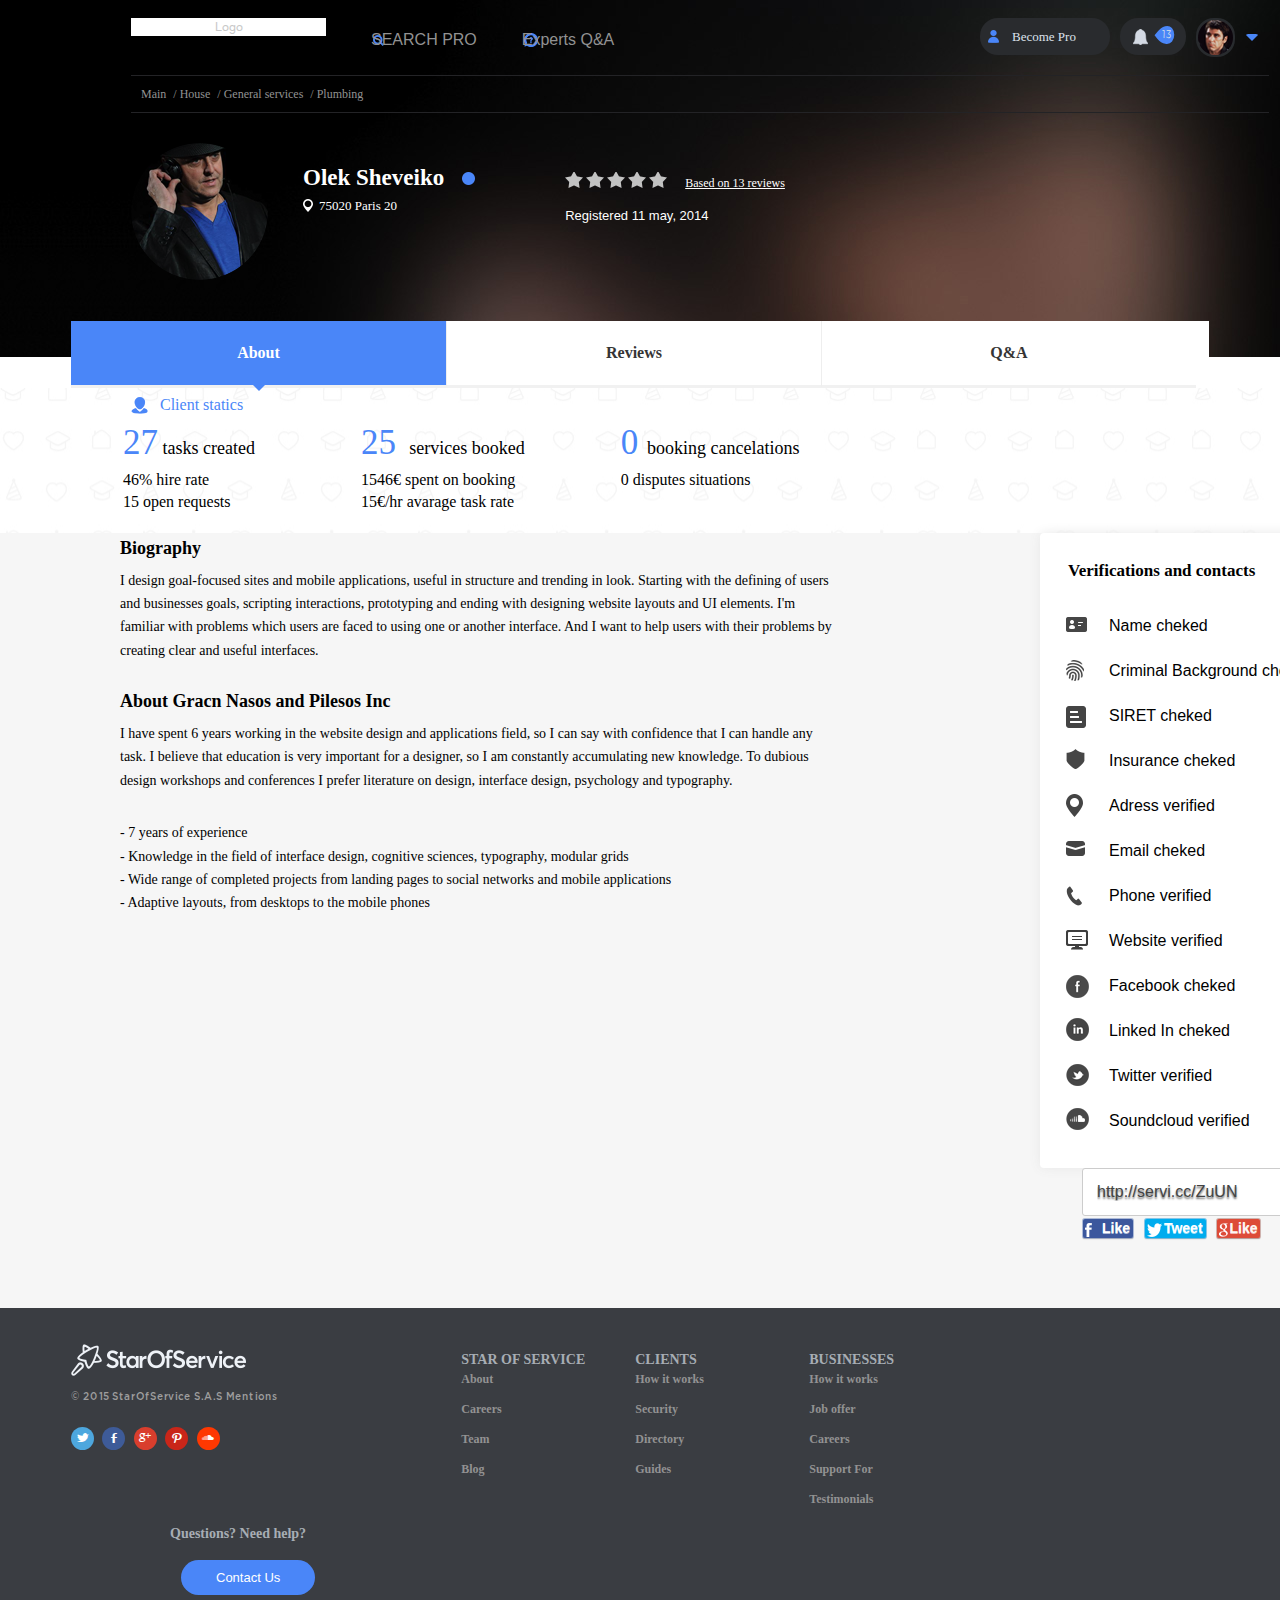
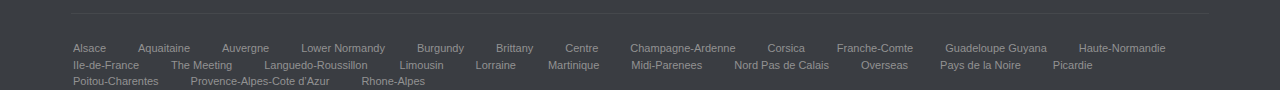
<file: index.html>
<!DOCTYPE html>
<html lang="en">
<!-- Я ебал ежа -->
<head>
    <meta charset="utf-8">
    <meta name="description" content="">
    <meta name="keywords" content="">
    <meta name="viewport" content="width=device-width, initial-scale=1, user-scalable=no">
    <!-- BLOCK  INDEXATION -->
    <meta name="robots" content="noindex">
    <!-- <link href="img/favicon.ico" rel="shortcut icon"> -->
    <title>WonderBox</title>
    <!-- Vendor CSS -->
    <link rel="stylesheet" type="text/css" href="css/reset.css">
    <link rel="stylesheet" href="css/social-likes_classic.css">
    <!-- Font CSS -->
    <link rel="stylesheet" type="text/css" href="css/fonts/HelveticaNeue-Bold.css">
    <link rel="stylesheet" type="text/css" href="css/fonts/HelveticaNeue-Medium.css">
    <link rel="stylesheet" type="text/css" href="css/fonts/HelveticaNeue-Cyr.css">
    <link href='https://fonts.googleapis.com/css?family=Montserrat' rel='stylesheet' type='text/css'>
    <link rel="stylesheet" type="text/css" href="css/fonts/Gotham-Pro-Medium.css">
    <link rel="stylesheet" type="text/css" href="css/fonts/SocialMediaFont.css">
    <link rel="stylesheet" type="text/css" href="css/fonts/Gotham-Pro.css">
    <!-- CSS -->
    <!-- <link href="css/main.css" rel="stylesheet"> -->
    <link href="css/main.css" rel="stylesheet">
    <!-- <link hr<!-- ef="src/sass/lib/customize-scroll.css" rel="stylesheet"> -->
    <!-- JS -->
    <script src="js/jquery.min.js"></script>
    <script src="js/social-likes.min.js"></script>
</head>

<body>
    <!-- Header -->
    <div class="wrapper header-wrapper">
        <!-- Footer -->
        <header class="clearfix">
            <div class="top-icons clearfix">
                <!-- Logo -->
                <div class="logo">
                    <a href="">
                        <p>Logo</p>
                    </a>
                </div>
                <p><a href="" class="search-pro">SEARCH PRO</a></p>
                <p><a href="" class="experts-qa">Experts Q&A</a></p>
                <a href="">
                    <div class="triangle-icon header-icon"></div>
                </a>
                <div class="face-icon header-icon outer">
                </div>
                <div class="bell header-icon outer">
                    <div class="drop-icon">
                        <p class="drop-icon-text">13</p>
                    </div>
                </div>
                <div class="become-pro header-icon outer">
                    <a href="" class="icon-inner-txt inner">Become Pro</a>
                </div>
            </div>
            <!-- Header menu -->
            <div class="header-navigation-div">
                <ul class="header-navigation">
                    <li class="header-navigation-item"><a href="/">Main</a></li>
                    <li class="header-navigation-item"><a href="/">House</a></li>
                    <li class="header-navigation-item"><a href="/">General services</a></li>
                    <li class="header-navigation-item"><a href="/">Plumbing</a></li>
                </ul>
            </div>
            <!-- Avatar -->
            <div class="header-bio-div clearfix">
                <div class="image-wrap">
                    <div class="avatar-box"><img src="img/photo-img.png" class="avatar" alt="Olek Sheveiko"></div>
                </div>
                <!-- Mame -->
                <div class="name">
                    <div class="name-box">
                        <h3>Olek Sheveiko</h3>
                    </div>
                    <div class="location-box">
                        <p>75020 Paris 20</p>
                    </div>
                </div>
                <!-- Star raiting -->
                <div class="rate-block">
                    <div id="reviewStars-input">
                        <form action="">
                            <input id="star-4" type="radio" name="reviewStars" />
                            <label title="gorgeous" for="star-4"></label>
                            <input id="star-3" type="radio" name="reviewStars" />
                            <label title="good" for="star-3"></label>
                            <input id="star-2" type="radio" name="reviewStars" />
                            <label title="regular" for="star-2"></label>
                            <input id="star-1" type="radio" name="reviewStars" />
                            <label title="poor" for="star-1"></label>
                            <input id="star-0" type="radio" name="reviewStars" />
                            <label title="bad" for="star-0"></label>
                        </form>
                    </div>
                    <p class="reviews-counter" id="reviews-counter">Based on 13 reviews</p>
                    <p class="registration-date">Registered 11 may, 2014</p>
                </div>
            </div>
        </header>
    </div>
    <!-- Navigation -->
    <nav>
        <ul class="navigation-list clearfix">
            <li class="navigation-item active-nav-item"><a href="index.html">About</a></li>
            <li class="navigation-item"><a href="reviews.html">Reviews</a></li>
            <li class="navigation-item"><a href="">Q&A</a></li>
        </ul>
    </nav>
    <!-- Main content -->
    <!-- <div class="wrapper"> -->
    <main class="clearfix">
        <div class="wrapper big_block-wrapper">
            <main class="clearfix">
                <div class="big_block clearfix">
                    <div class="client">
                        <p class="client_stat">Client statics</p>
                    </div>
                    <div class="block1">
                        <p class="basta"><span class="Num">27</span>&nbsp;<span class="words">tasks created</span></p>
                        <p class="statics">46% hire rate</p>
                        <p class="statics">15 open requests</p>
                    </div>
                    <div class="block1 guf">
                        <p class="basta"><span class="Num">25</span>&nbsp;&nbsp;&nbsp;<span class="words">services booked</span></p>
                        <p class="statics">1546€ spent on booking</p>
                        <p class="statics">15€/hr avarage task rate</p>
                    </div>
                    <div class="block1 noggano">
                        <p class="basta"><span class="Num">0</span>&nbsp;&nbsp;<span class="words">booking cancelations</span></p>
                        <p class="statics">0 disputes situations</p>
                    </div>
                </div>
        </div>
        <div class="wrapper clearfix main-content-wrapper">
            <div class="main-text">
                <h1 class="title">Biography</h1>
                <p class="text">
                    I design goal-focused sites and mobile applications, useful in structure and trending in look. Starting with the defining of users and businesses goals, scripting interactions, prototyping and ending with designing website layouts and UI elements. I'm familiar with problems which users are faced to using one or another interface. And I want to help users with their problems by creating clear and useful interfaces.
                </p>
                <h1 class="title Pilesos">About Gracn Nasos and Pilesos Inc</h1>
                <p class="text">
                    I have spent 6 years working in the website design and applications field, so I can say with confidence that I can handle any task. I believe that education is very important for a designer, so I am constantly accumulating new knowledge. To dubious design workshops and conferences I prefer literature on design, interface design, psychology and typography.
                </p>
                <ul class="text">
                    <li>7 years of experience</li>
                    <li>Knowledge in the field of interface design, cognitive sciences, typography, modular grids</li>
                    <li>Wide range of completed projects from landing pages to social networks and mobile applications</li>
                    <li>Adaptive layouts, from desktops to the mobile phones</li>
                </ul>
            </div>
            <div class="right-menu">
                <div class="verify-contact">
                    <h3 class="verification">Verifications and contacts</h3>
                    <ul class="list-menu">
                        <li class="aside-1">Name cheked</li>
                        <li class="aside-2">Criminal Background cheked</li>
                        <li class="aside-3">SIRET cheked</li>
                        <li class="aside-4">Insurance cheked</li>
                        <li class="aside-5">Adress verified</li>
                        <li class="aside-6">Email cheked</li>
                        <li class="aside-7">Phone verified</li>
                        <li class="aside-8">Website verified</li>
                        <li class="aside-9">Facebook cheked</li>
                        <li class="aside-10">Linked In cheked</li>
                        <li class="aside-11">Twitter verified</li>
                        <li class="aside-12">Soundcloud verified</li>
                    </ul>
                </div>
                <div class="share-us-box clearfix">
                    <input type="text" class="share-input" value="http://servi.cc/ZuUN">
                    <ul class="soc share-social">
                        <li>
                            <a class="soc-facebook" href="#"></a>
                        </li>
                        <li>
                            <a class="soc-twitter" href="#"></a>
                        </li>
                        <li>
                            <a class="soc-email2 soc-icon-last" href="#"></a>
                        </li>
                    </ul>
                    <div class="hr"></div>
                    <div class="social-likes" data-url="http://servi.cc/ZuUN">
                        <div class="facebook" title="Поделиться ссылкой на Фейсбуке">Like</div>
                        <div class="twitter" title="Поделиться ссылкой в Твиттере">Tweet</div>
                        <div class="plusone" title="Поделиться ссылкой в Гугл-плюсе">Like</div>
                    </div>
                </div>
            </div>
            </main>
            <!-- </div> -->
            <!-- Footer -->
            <footer class="clearfix">
                <div class="footer-wrapper clearfix">
                    <div class="first-coloumn-footer clearfix">
                        <div class="left-footer-block">
                            <div class="footer-logo"></div>
                            <p class="copyright-info">&#0169; 2015 StarOfService S.A.S Mentions</p>
                            <ul class="soc">
                                <li>
                                    <a class="soc-twitter" href="#"></a>
                                </li>
                                <li>
                                    <a class="soc-facebook" href="#"></a>
                                </li>
                                <li>
                                    <a class="soc-google" href="#"></a>
                                </li>
                                <li>
                                    <a class="soc-pinterest" href="#"></a>
                                </li>
                                <li>
                                    <a class="soc-soundcloud soc-icon-last" href="#"></a>
                                </li>
                            </ul>
                        </div>
                        <div class="central-footer-block">
                            <ul class="footer-info-list">
                                <h4 class="">STAR OF SERVICE</h4>
                                <li><a href="">About</a></li>
                                <li><a href="">Careers</a></li>
                                <li><a href="">Team</a></li>
                                <li><a href="">Blog</a></li>
                            </ul>
                            <ul class="footer-info-list">
                                <h4 class="">CLIENTS</h4>
                                <li><a href="">How it works</a></li>
                                <li><a href="">Security</a></li>
                                <li><a href="">Directory</a></li>
                                <li><a href="">Guides</a></li>
                            </ul>
                            <ul class="footer-info-list">
                                <h4 class="">BUSINESSES</h4>
                                <li><a href="">How it works</a></li>
                                <li><a href="">Job offer</a></li>
                                <li><a href="">Careers</a></li>
                                <li><a href="">Support For</a></li>
                                <li><a href="">Testimonials</a></li>
                            </ul>
                        </div>
                        <div class="right-footer-block">
                            <h4 class="right-footer-header">Questions? Need help?</h4>
                            <a class="footer-btn" href="">Contact Us</a>
                        </div>
                    </div>
                    <div class="second-coloumn-footer">
                        <ul class="bottom-list">
                            <li class="bottom-list-item"><a href="">Alsace</a></li>
                            <li class="bottom-list-item"><a href="">Aquaitaine</a></li>
                            <li class="bottom-list-item"><a href="">Auvergne</a></li>
                            <li class="bottom-list-item"><a href="">Lower Normandy</a></li>
                            <li class="bottom-list-item"><a href="">Burgundy</a></li>
                            <li class="bottom-list-item"><a href="">Brittany</a></li>
                            <li class="bottom-list-item"><a href="">Centre</a></li>
                            <li class="bottom-list-item"><a href="">Champagne-Ardenne </a></li>
                            <li class="bottom-list-item"><a href="">Corsica</a></li>
                            <li class="bottom-list-item"><a href="">Franche-Comte</a></li>
                            <li class="bottom-list-item"><a href="">Guadeloupe Guyana</a></li>
                            <li class="bottom-list-item"><a href="">Haute-Normandie</a></li>
                            <li class="bottom-list-item"><a href="">IIe-de-France</a></li>
                            <li class="bottom-list-item"><a href="">The Meeting</a></li>
                            <li class="bottom-list-item"><a href="">Languedo-Roussillon</a></li>
                            <li class="bottom-list-item"><a href="">Limousin</a></li>
                            <li class="bottom-list-item"><a href="">Lorraine</a></li>
                            <li class="bottom-list-item"><a href="">Martinique</a></li>
                            <li class="bottom-list-item"><a href="">Midi-Parenees</a></li>
                            <li class="bottom-list-item"><a href="">Nord Pas de Calais</a></li>
                            <li class="bottom-list-item"><a href="">Overseas</a></li>
                            <li class="bottom-list-item"><a href="">Pays de la Noire</a></li>
                            <li class="bottom-list-item"><a href="">Picardie</a></li>
                            <li class="bottom-list-item"><a href="">Poitou-Charentes</a></li>
                            <li class="bottom-list-item"><a href="">Provence-Alpes-Cote d’Azur</a></li>
                            <li class="bottom-list-item"><a href="">Rhone-Alpes</a></li>
                        </ul>
                    </div>
                </div>
            </footer>
</body>

</html>
</file>
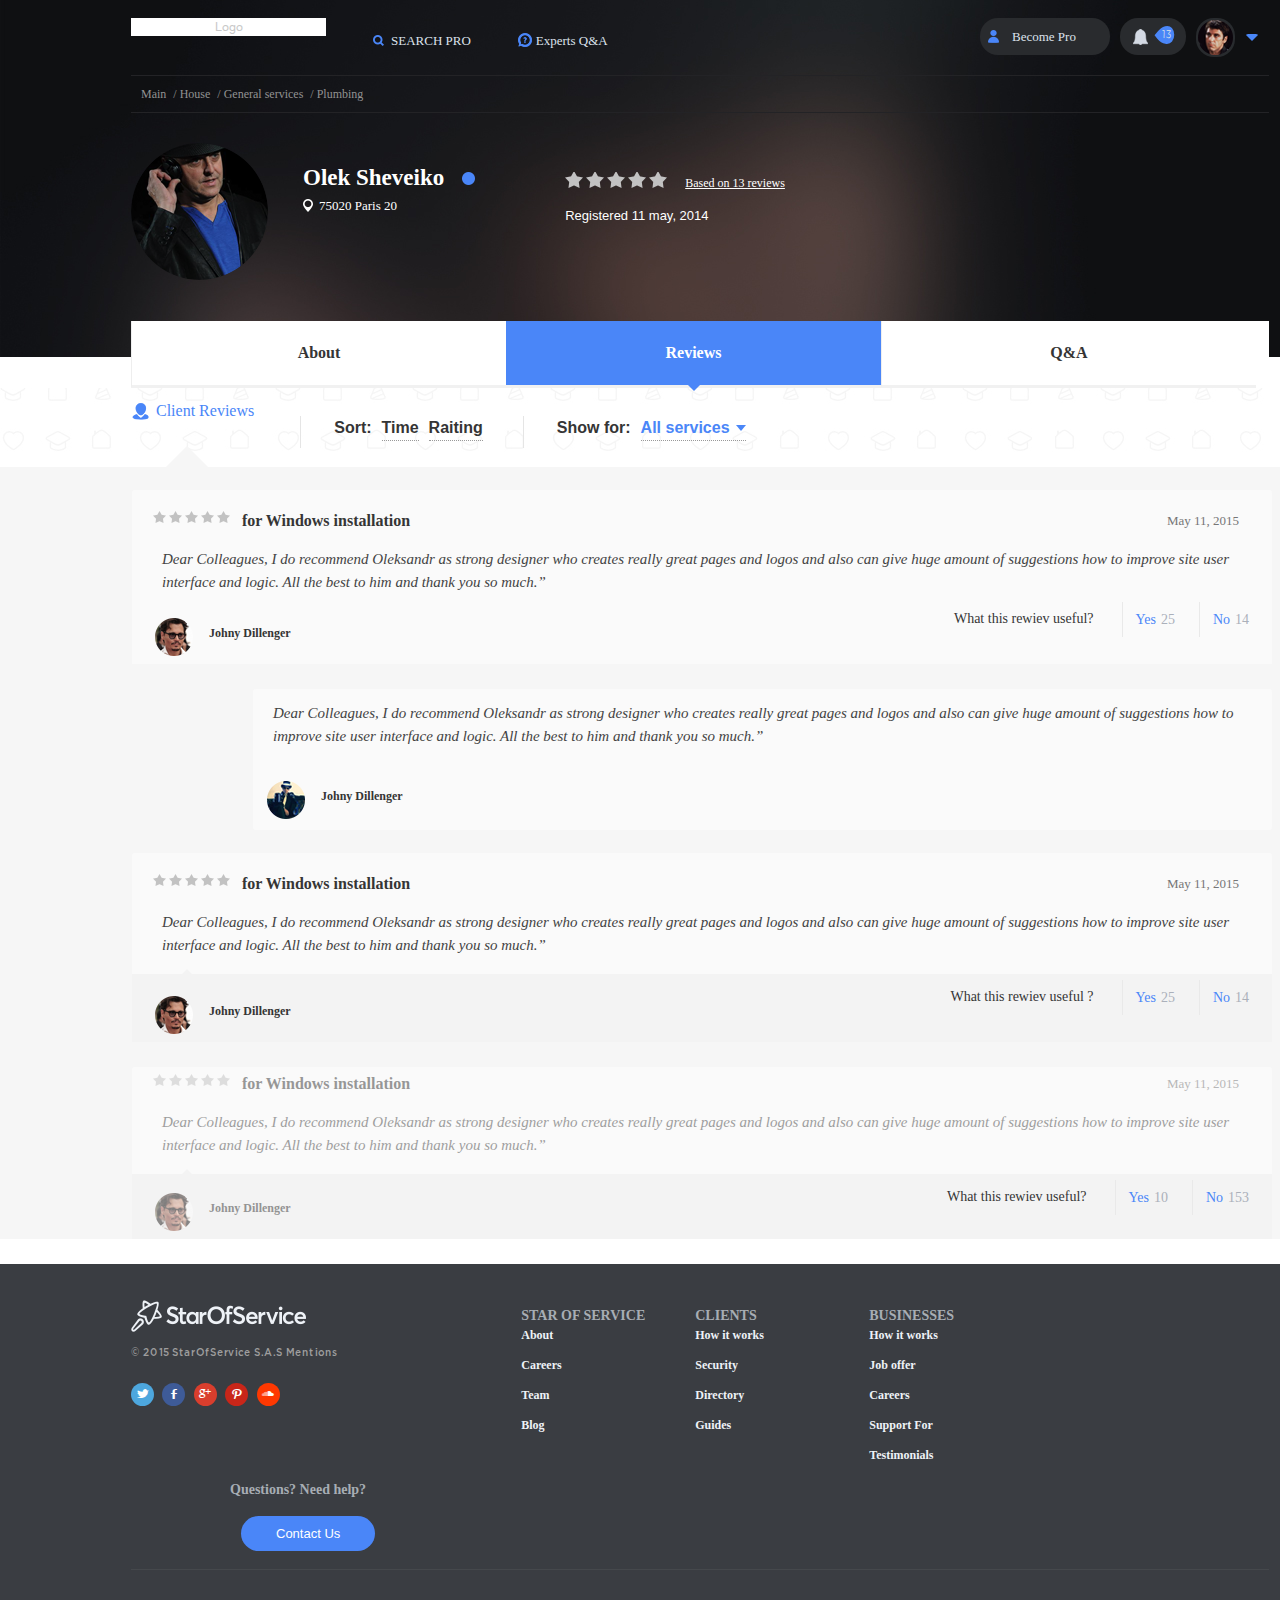
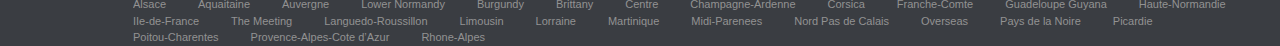
<file: reviews.html>
<!DOCTYPE html>
<html lang="en">

<head>
    <meta charset="utf-8">
    <meta name="description" content="">
    <meta name="keywords" content="">
    <meta name="viewport" content="width=device-width, initial-scale=1, user-scalable=no">
    <!-- BLOCK  INDEXATION -->
    <meta name="robots" content="noindex">
    <title>WonderBox</title>
    <link rel="stylesheet" type="text/css" href="css/fonts/HelveticaNeue-Bold.css">
    <link rel="stylesheet" type="text/css" href="css/fonts/HelveticaNeue-Medium.css">
    <link rel="stylesheet" type="text/css" href="css/fonts/HelveticaNeue-Cyr.css">
    <link href='https://fonts.googleapis.com/css?family=Montserrat' rel='stylesheet' type='text/css'>
    <link rel="stylesheet" type="text/css" href="css/fonts/Gotham-Pro-Medium.css">
    <link rel="stylesheet" type="text/css" href="css/fonts/SocialMediaFont.css">
    <link rel="stylesheet" type="text/css" href="css/fonts/Gotham-Pro.css">
    <link rel="stylesheet" type="text/css" href="css/reset.css">
    <link href="css/reviews.css" rel="stylesheet">
    <script src="js/jquery.min.js"></script>
</head>

<body>
    <!-- Header -->
    <header class="clearfix">
        <div class="top-icons clearfix">
            <!-- Logo -->
            <div class="logo">
                <a href="">
                    <p>Logo</p>
                </a>
            </div>
            <div class="search-pro">
                <a href="" class="icon-inner-txt">SEARCH PRO</a>
            </div>
            <div class="experts-qa">
                <a href="" class="icon-inner-txt">Experts Q&A</a>
            </div>
            <a href="">
                <div class="triangle-icon header-icon"></div>
            </a>
            <div class="face-icon header-icon outer">
            </div>
            <div class="bell header-icon outer">
                <div class="drop-icon">
                    <p class="drop-icon-text">13</p>
                </div>
            </div>
            <div class="become-pro header-icon outer">
                <a href="" class="icon-inner-txt inner">Become Pro</a>
            </div>
        </div>
        <!-- Header menu -->
        <div class="header-navigation-div">
            <ul class="header-navigation">
                <li class="header-navigation-item"><a href="/">Main</a></li>
                <li class="header-navigation-item"><a href="/">House</a></li>
                <li class="header-navigation-item"><a href="/">General services</a></li>
                <li class="header-navigation-item"><a href="/">Plumbing</a></li>
            </ul>
        </div>
        <!-- Avatar -->
        <div class="header-bio-div clearfix">
            <div class="image-wrap">
                <div class="avatar-box"><img src="img/photo-img.png" class="avatar" alt="Olek Sheveiko"></div>
            </div>
            <!-- Mame -->
            <div class="name">
                <div class="name-box">
                    <h3>Olek Sheveiko</h3>
                </div>
                <div class="location-box">
                    <p>75020 Paris 20</p>
                </div>
            </div>
            <!-- Star raiting -->
            <div class="rate-block">
                <div id="reviewStars-input">
                    <input id="star-4" type="radio" name="reviewStars" />
                    <label title="gorgeous" for="star-4"></label>
                    <input id="star-3" type="radio" name="reviewStars" />
                    <label title="good" for="star-3"></label>
                    <input id="star-2" type="radio" name="reviewStars" />
                    <label title="regular" for="star-2"></label>
                    <input id="star-1" type="radio" name="reviewStars" />
                    <label title="poor" for="star-1"></label>
                    <input id="star-0" type="radio" name="reviewStars" />
                    <label title="bad" for="star-0"></label>
                </div>
                <p class="reviews-counter" id="reviews-counter">Based on 13 reviews</p>
                <p class="registration-date">Registered 11 may, 2014</p>
            </div>
        </div>
    </header>
    <!-- Navigation -->
    <nav>
        <ul class="navigation-list clearfix">
            <li class="navigation-item"><a href="index.html">About</a></li>
            <li class="navigation-item active-nav-item"><a href="reviews.html">Reviews</a></li>
            <li class="navigation-item"><a href="">Q&A</a></li>
        </ul>
    </nav>
    <!-- Main content -->
    <main class="clearfix">
        <div class="big_block clearfix">
            <section class="comment-filter clearfix">
                <div class="client">
                    <p class="client_stat">Client Reviews</p>
                </div>
                <section class="sorting-box">
                    <p>Sort:</p>
                    <ul class="clearfix">
                        <li class="filtering-link" href="#">Time</li>
                        <li class="filtering-link" href="#">Raiting</li>
                    </ul>
                </section>
                <section class="sorting-box dropdown">
                    <p>Show for:</p>
                    <ul class="clearfix">
                        <li class="filtering-link dropdown-link" href="">All services
                            <div class="triangle-icon"></div>
                            <ul class="dropdawn-menu filtering-link">
                                <li class="dropdawn-menu-item">Item 1</li>
                                <li class="dropdawn-menu-item">Item 2</li>
                                <li class="dropdawn-menu-item">Item 3</li>
                            </ul>
                        </li>
                    </ul>
                </section>
            </section>
        </div>
        <div class="wrapper clearfix">
            <!-- Comment block -->
            <div class="comment-block clearfix">
                <div class="comment-block-wrapper clearfix">
                    <div class="comment-block-bottom clearfix">
                        <div class="rate-comment-block">
                            <div id="reviewStars-comment-input">
                                <form action="">
                                    <input id="rate-star-4" type="radio" name="reviewStars" />
                                    <label title="gorgeous" for="rate-star-4"></label>
                                    <input id="rate-star-3" type="radio" name="reviewStars" />
                                    <label title="good" for="rate-star-3"></label>
                                    <input id="rate-star-2" type="radio" name="reviewStars" />
                                    <label title="regular" for="rate-star-2"></label>
                                    <input id="rate-star-1" type="radio" name="reviewStars" />
                                    <label title="poor" for="rate-star-1"></label>
                                    <input id="rate-star-0" type="radio" name="reviewStars" />
                                    <label title="bad" for="rate-star-0"></label>
                                </form>
                            </div>
                            <p class="comment-title">for Windows installation</p>
                        </div>
                        <p class="comment-date">May 11, 2015</p>
                    </div>
                    <p class="comment">Dear Colleagues, I do recommend Oleksandr as strong designer who creates really great pages and logos and also can give huge amount of suggestions how to improve site user interface and logic. All the best to him and thank you so much.”</p>
                </div>
                <div class="comment-bottom-row clearfix">
                    <div class="comment-author">
                        <p class="avatar-author">Johny Dillenger</p>
                    </div>
                    <div class="vote-block">
                        <p class="vote-block-question">What this rewiev useful?</p>
                        <div class="vote-choose-block">
                            <p class="choose-your-side">Yes</p>
                            <p class="vote-counter">25</p>
                        </div>
                        <div class="vote-choose-block">
                            <p class="choose-your-side">No</p>
                            <p class="vote-counter">14</p>
                        </div>
                    </div>
                </div>
            </div>
            <!-- !!!!!!!!!!!!!!! -->
            <div class="comments-connection">
            </div>
            <div class="comment-block answer-comment clearfix">
                <div class="comment-block-wrapper clearfix">
                    <p class="comment answer-comment-txt">Dear Colleagues, I do recommend Oleksandr as strong designer who creates really great pages and logos and also can give huge amount of suggestions how to improve site user interface and logic. All the best to him and thank you so much.”</p>
                    <div class="comment-author answer-comment-author">
                        <p class="avatar-author">Johny Dillenger</p>
                    </div>
                </div>
            </div>
            <div class="comment-block clearfix">
                <div class="comment-block-wrapper clearfix">
                    <div class="comment-block-bottom clearfix">
                        <div class="rate-comment-block">
                            <div id="reviewStars-comment-input">
                                <form action="">
                                    <input id="rate-star-4" type="radio" name="reviewStars" />
                                    <label title="gorgeous" for="rate-star-4"></label>
                                    <input id="rate-star-3" type="radio" name="reviewStars" />
                                    <label title="good" for="rate-star-3"></label>
                                    <input id="rate-star-2" type="radio" name="reviewStars" />
                                    <label title="regular" for="rate-star-2"></label>
                                    <input id="rate-star-1" type="radio" name="reviewStars" />
                                    <label title="poor" for="rate-star-1"></label>
                                    <input id="rate-star-0" type="radio" name="reviewStars" />
                                    <label title="bad" for="rate-star-0"></label>
                                </form>
                            </div>
                            <p class="comment-title">for Windows installation</p>
                        </div>
                        <p class="comment-date">May 11, 2015</p>
                    </div>
                    <p class="comment">Dear Colleagues, I do recommend Oleksandr as strong designer who creates really great pages and logos and also can give huge amount of suggestions how to improve site user interface and logic. All the best to him and thank you so much.”</p>
                </div>
                <div class="comment-bottom-row unreaded-messages clearfix">
                    <div class="comment-author">
                        <p class="avatar-author">Johny Dillenger</p>
                    </div>
                    <div class="vote-block">
                        <p class="vote-block-question">What this rewiev useful ?</p>
                        <div class="vote-choose-block">
                            <p class="choose-your-side">Yes</p>
                            <p class="vote-counter">25</p>
                        </div>
                        <div class="vote-choose-block">
                            <p class="choose-your-side">No</p>
                            <p class="vote-counter">14</p>
                        </div>
                    </div>
                </div>
            </div>
            <!-- Fourth comment block -->
            <div class="comment-block clearfix">
                <div class="comment-block-wrapper foggy clearfix">
                    <div class="comment-block-bottom clearfix">
                        <div class="rate-comment-block">
                            <div id="reviewStars-comment-input">
                                <form action="">
                                    <input id="rate-star-4" type="radio" name="reviewStars" />
                                    <label title="gorgeous" for="rate-star-4"></label>
                                    <input id="rate-star-3" type="radio" name="reviewStars" />
                                    <label title="good" for="rate-star-3"></label>
                                    <input id="rate-star-2" type="radio" name="reviewStars" />
                                    <label title="regular" for="rate-star-2"></label>
                                    <input id="rate-star-1" type="radio" name="reviewStars" />
                                    <label title="poor" for="rate-star-1"></label>
                                    <input id="rate-star-0" type="radio" name="reviewStars" />
                                    <label title="bad" for="rate-star-0"></label>
                                </form>
                            </div>
                            <p class="comment-title">for Windows installation</p>
                        </div>
                        <p class="comment-date">May 11, 2015</p>
                    </div>
                    <p class="comment">Dear Colleagues, I do recommend Oleksandr as strong designer who creates really great pages and logos and also can give huge amount of suggestions how to improve site user interface and logic. All the best to him and thank you so much.”</p>
                </div>
                <div class="unreaded-messages clearfix">
                    <div class="comment-author foggy">
                        <p class="avatar-author">Johny Dillenger</p>
                    </div>
                    <div class="vote-block">
                        <p class="vote-block-question">What this rewiev useful?</p>
                        <div class="vote-choose-block">
                            <p class="choose-your-side">Yes</p>
                            <p class="vote-counter">10</p>
                        </div>
                        <div class="vote-choose-block">
                            <p class="choose-your-side">No</p>
                            <p class="vote-counter">153</p>
                        </div>
                    </div>
                </div>
            </div>
    </main>
    <!-- Footer -->
    <footer class="clearfix">
        <div class="footer-wrapper clearfix">
            <div class="first-coloumn-footer clearfix">
                <div class="left-footer-block">
                    <div class="footer-logo"></div>
                    <p class="copyright-info">&#0169; 2015 StarOfService S.A.S Mentions</p>
                    <ul class="soc">
                        <li>
                            <a class="soc-twitter" href="#"></a>
                        </li>
                        <li>
                            <a class="soc-facebook" href="#"></a>
                        </li>
                        <li>
                            <a class="soc-google" href="#"></a>
                        </li>
                        <li>
                            <a class="soc-pinterest" href="#"></a>
                        </li>
                        <li>
                            <a class="soc-soundcloud soc-icon-last" href="#"></a>
                        </li>
                    </ul>
                </div>
                <div class="central-footer-block">
                    <ul class="footer-info-list">
                        <h4 class="">STAR OF SERVICE</h4>
                        <li><a href="">About</a></li>
                        <li><a href="">Careers</a></li>
                        <li><a href="">Team</a></li>
                        <li><a href="">Blog</a></li>
                    </ul>
                    <ul class="footer-info-list">
                        <h4 class="">CLIENTS</h4>
                        <li><a href="">How it works</a></li>
                        <li><a href="">Security</a></li>
                        <li><a href="">Directory</a></li>
                        <li><a href="">Guides</a></li>
                    </ul>
                    <ul class="footer-info-list">
                        <h4 class="">BUSINESSES</h4>
                        <li><a href="">How it works</a></li>
                        <li><a href="">Job offer</a></li>
                        <li><a href="">Careers</a></li>
                        <li><a href="">Support For</a></li>
                        <li><a href="">Testimonials</a></li>
                    </ul>
                </div>
                <div class="right-footer-block">
                    <h4 class="right-footer-header">Questions? Need help?</h4>
                    <a class="footer-btn" href="">Contact Us</a>
                </div>
            </div>
            <div class="second-coloumn-footer">
                <ul class="bottom-list">
                    <li class="bottom-list-item"><a href="">Alsace</a></li>
                    <li class="bottom-list-item"><a href="">Aquaitaine</a></li>
                    <li class="bottom-list-item"><a href="">Auvergne</a></li>
                    <li class="bottom-list-item"><a href="">Lower Normandy</a></li>
                    <li class="bottom-list-item"><a href="">Burgundy</a></li>
                    <li class="bottom-list-item"><a href="">Brittany</a></li>
                    <li class="bottom-list-item"><a href="">Centre</a></li>
                    <li class="bottom-list-item"><a href="">Champagne-Ardenne </a></li>
                    <li class="bottom-list-item"><a href="">Corsica</a></li>
                    <li class="bottom-list-item"><a href="">Franche-Comte</a></li>
                    <li class="bottom-list-item"><a href="">Guadeloupe Guyana</a></li>
                    <li class="bottom-list-item"><a href="">Haute-Normandie</a></li>
                    <li class="bottom-list-item"><a href="">IIe-de-France</a></li>
                    <li class="bottom-list-item"><a href="">The Meeting</a></li>
                    <li class="bottom-list-item"><a href="">Languedo-Roussillon</a></li>
                    <li class="bottom-list-item"><a href="">Limousin</a></li>
                    <li class="bottom-list-item"><a href="">Lorraine</a></li>
                    <li class="bottom-list-item"><a href="">Martinique</a></li>
                    <li class="bottom-list-item"><a href="">Midi-Parenees</a></li>
                    <li class="bottom-list-item"><a href="">Nord Pas de Calais</a></li>
                    <li class="bottom-list-item"><a href="">Overseas</a></li>
                    <li class="bottom-list-item"><a href="">Pays de la Noire</a></li>
                    <li class="bottom-list-item"><a href="">Picardie</a></li>
                    <li class="bottom-list-item"><a href="">Poitou-Charentes</a></li>
                    <li class="bottom-list-item"><a href="">Provence-Alpes-Cote d’Azur</a></li>
                    <li class="bottom-list-item"><a href="">Rhone-Alpes</a></li>
                </ul>
            </div>
        </div>
    </footer>
</body>

</html>
</file>
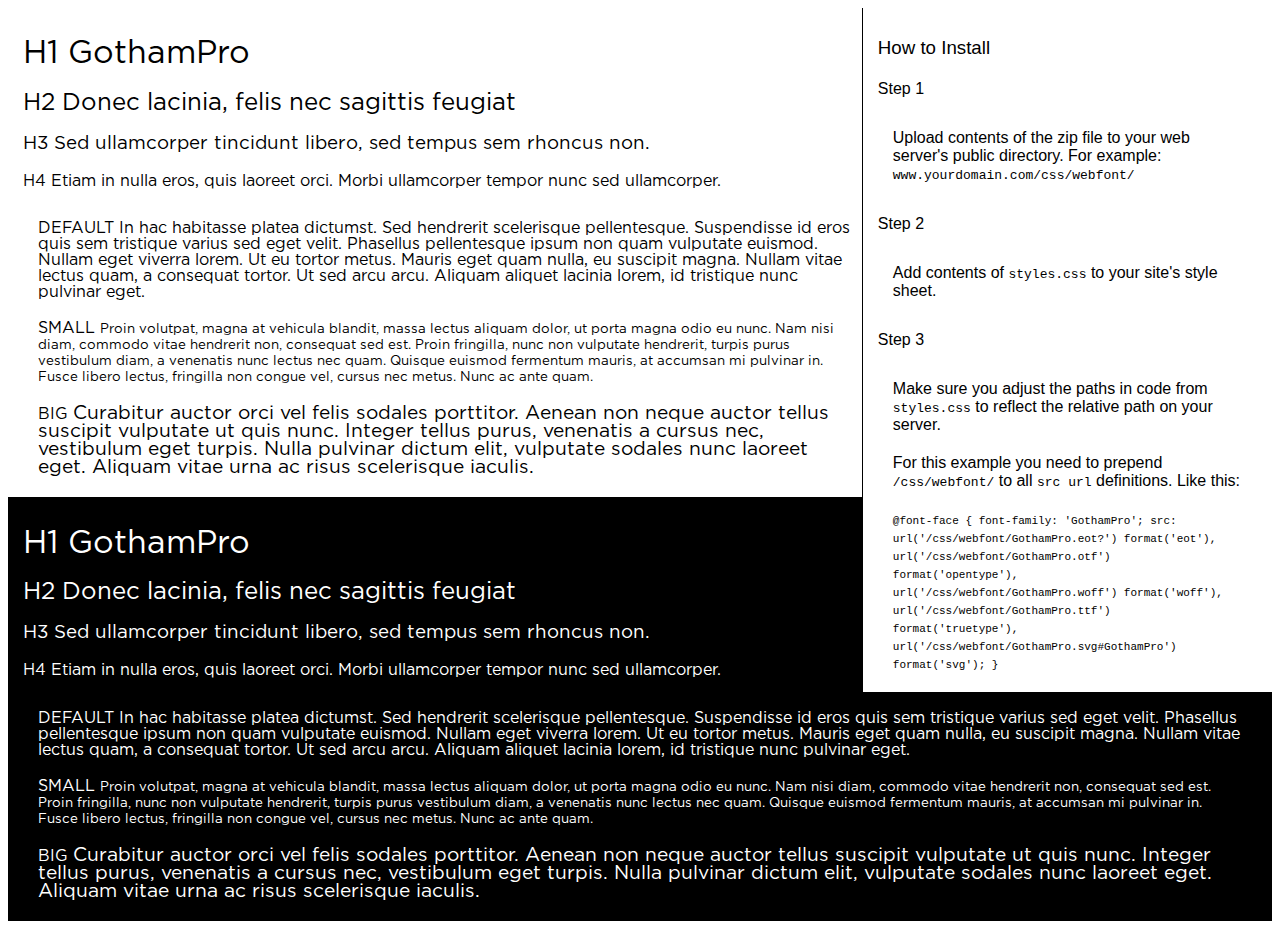
<file: css/fonts/preview.html>
<!DOCTYPE html>
<html>
<head>
<title>
GothamPro
 - Web font preview
</title>
<style type='text/css'>

@font-face {
	font-family: 'GothamPro';
	src: url('GothamPro.eot?') format('eot'), 
	     url('GothamPro.otf')  format('opentype'),
	     url('GothamPro.woff') format('woff'), 
	     url('GothamPro.ttf')  format('truetype'),
	     url('GothamPro.svg#GothamPro') format('svg');
}

body { font-family: 'GothamPro' !important; }
h1, h2, h3, h4 { font-weight: normal; }
.reg { color:black; background:white; }
.inverse { color:white; background:black; }
div { padding: 10px 15px; }
.right { background:white; width:30%; float: right; font-family: sans-serif; border: 1px solid black; border-width: 0 0 1px 1px;}
</style>
</head>
<body>
<div class='right'>
<h3>How to Install</h3>
<h4>Step 1</h4>
<div>
Upload contents of the zip file to your web server's public directory. For example:
<code>www.yourdomain.com/css/webfont/</code>
</div>
<h4>Step 2</h4>
<div>
Add contents of
<code>styles.css</code>
to your site's style sheet.
</div>
<h4>Step 3</h4>
<div>
Make sure you adjust the paths in code from
<code>styles.css</code>
to reflect the relative path on your server.
</div>
<div>
For this example you need to prepend
<code>/css/webfont/</code>
to all
<code>src url</code>
definitions. Like this:
</div>
<div>
<code style='font-size:11px;'>@font-face {
	font-family: 'GothamPro';
	src: url('/css/webfont/GothamPro.eot?') format('eot'), 
	     url('/css/webfont/GothamPro.otf')  format('opentype'),
	     url('/css/webfont/GothamPro.woff') format('woff'), 
	     url('/css/webfont/GothamPro.ttf')  format('truetype'),
	     url('/css/webfont/GothamPro.svg#GothamPro') format('svg');
}</code>
</div>
</div>
<div class='reg'>
<h1>
H1
GothamPro
</h1>
<h2>
H2
Donec lacinia, felis nec sagittis feugiat
</h2>
<h3>
H3
Sed ullamcorper tincidunt libero, sed tempus sem rhoncus non.
</h3>
<h4>
H4
Etiam in nulla eros, quis laoreet orci. Morbi ullamcorper tempor nunc sed ullamcorper.
</h4>
<div>
DEFAULT
In hac habitasse platea dictumst. Sed hendrerit scelerisque pellentesque. Suspendisse id eros quis sem tristique varius sed eget velit. Phasellus pellentesque ipsum non quam vulputate euismod. Nullam eget viverra lorem. Ut eu tortor metus. Mauris eget quam nulla, eu suscipit magna. Nullam vitae lectus quam, a consequat tortor. Ut sed arcu arcu. Aliquam aliquet lacinia lorem, id tristique nunc pulvinar eget.
</div>
<div>
SMALL
<small>
Proin volutpat, magna at vehicula blandit, massa lectus aliquam dolor, ut porta magna odio eu nunc. Nam nisi diam, commodo vitae hendrerit non, consequat sed est. Proin fringilla, nunc non vulputate hendrerit, turpis purus vestibulum diam, a venenatis nunc lectus nec quam. Quisque euismod fermentum mauris, at accumsan mi pulvinar in. Fusce libero lectus, fringilla non congue vel, cursus nec metus. Nunc ac ante quam.
</small>
</div>
<div>
BIG
<big>
Curabitur auctor orci vel felis sodales porttitor. Aenean non neque auctor tellus suscipit vulputate ut quis nunc. Integer tellus purus, venenatis a cursus nec, vestibulum eget turpis. Nulla pulvinar dictum elit, vulputate sodales nunc laoreet eget. Aliquam vitae urna ac risus scelerisque iaculis.
</big>
</div>

</div>
<div class='inverse'>
<h1>
H1
GothamPro
</h1>
<h2>
H2
Donec lacinia, felis nec sagittis feugiat
</h2>
<h3>
H3
Sed ullamcorper tincidunt libero, sed tempus sem rhoncus non.
</h3>
<h4>
H4
Etiam in nulla eros, quis laoreet orci. Morbi ullamcorper tempor nunc sed ullamcorper.
</h4>
<div>
DEFAULT
In hac habitasse platea dictumst. Sed hendrerit scelerisque pellentesque. Suspendisse id eros quis sem tristique varius sed eget velit. Phasellus pellentesque ipsum non quam vulputate euismod. Nullam eget viverra lorem. Ut eu tortor metus. Mauris eget quam nulla, eu suscipit magna. Nullam vitae lectus quam, a consequat tortor. Ut sed arcu arcu. Aliquam aliquet lacinia lorem, id tristique nunc pulvinar eget.
</div>
<div>
SMALL
<small>
Proin volutpat, magna at vehicula blandit, massa lectus aliquam dolor, ut porta magna odio eu nunc. Nam nisi diam, commodo vitae hendrerit non, consequat sed est. Proin fringilla, nunc non vulputate hendrerit, turpis purus vestibulum diam, a venenatis nunc lectus nec quam. Quisque euismod fermentum mauris, at accumsan mi pulvinar in. Fusce libero lectus, fringilla non congue vel, cursus nec metus. Nunc ac ante quam.
</small>
</div>
<div>
BIG
<big>
Curabitur auctor orci vel felis sodales porttitor. Aenean non neque auctor tellus suscipit vulputate ut quis nunc. Integer tellus purus, venenatis a cursus nec, vestibulum eget turpis. Nulla pulvinar dictum elit, vulputate sodales nunc laoreet eget. Aliquam vitae urna ac risus scelerisque iaculis.
</big>
</div>

</div>
</body>
</html>
</file>
<file: css/social-likes_classic.css>
/* Generated by CSS Usage.
   File: http://evgar.ru/css/social-likes_classic.css.
   DON'T DELETE YOUR ORIGINAL CSS FILE. Keep it so you can fix the glitches later.
   Some rules have been deleted, some selectors are prefixed with "UNUSED".
   Look for the UNUSED items and see if you can remove them. */



.social-likes {
    display: inline-block
}

.social-likes,
.social-likes__widget {
    padding: 0;
    vertical-align: middle!important;
    word-spacing: 0!important;
    text-indent: 0!important;
    list-style: none!important
}

.social-likes {
    opacity: 0
}

.social-likes_visible {
    opacity: 1;
    transition: opacity .1s ease-in
}

.social-likes>* {
    display: inline-block;
    visibility: hidden
}

.social-likes_vertical>* {
    display: block
}

.social-likes_visible>* {
    visibility: inherit
}

.social-likes__widget {
    display: inline-block;
    position: relative;
    white-space: nowrap
}

.social-likes__widget:before,
.social-likes__widget:after {
    display: none!important
}

.social-likes__button,
.social-likes__icon,
.social-likes__counter {
    text-decoration: none;
    text-rendering: optimizeLegibility
}

.social-likes__button {
    display: inline-block;
    margin: 0;
    outline: 0
}

.social-likes__counter {
    margin: 0;
    outline: 0
}

.social-likes__button {
    position: relative;
    cursor: pointer;
    -webkit-user-select: none;
    -moz-user-select: none;
    -ms-user-select: none;
    user-select: none
}

.social-likes__button:before {
    content: "";
    display: inline-block
}

.social-likes__icon {
    position: absolute;
    top: 0;
    left: 0
}

.social-likes__counter {
    display: none;
    position: relative
}

.social-likes_ready .social-likes__counter,
UNUSED.social-likes__counter_single {
    display: inline-block
}

.social-likes_ready .social-likes__counter_empty {
    display: none
}

.social-likes_vertical .social-likes__widget {
    display: block
}

.social-likes,
.social-likes__widget {
    border: 0;
    font-size: 14px
}

.social-likes__widget {
    line-height: 20px
}

.social-likes {
    min-height: 28px;
    margin: -3px
}

.social-likes,
.social-likes_single-w {
    line-height: 20px
}

.social-likes__widget {
    margin: 3px
}

.social-likes__button,
.social-likes__counter {
    font-family: "Trebuchet MS", "Helvetica Neue", Tahoma, sans-serif;
    font-size: 14px;
    line-height: 18px;
    border-width: 1px;
    border-style: solid;
    border-radius: 3px
}

.social-likes__button {
    padding: 0px 3px 1px 10px;
    font-weight: 700;
    text-shadow: 0 1px 0 rgba(255, 255, 255, .6);
    box-shadow: 0 1px 1px rgba(0, 0, 0, .05);
    transition: border .1s ease-in-out, color .2s ease-in-out
}

.social-likes__icon {
    width: 20px;
    height: 20px;
    background-repeat: no-repeat
}

.social-likes__counter {
    margin-left: 7px;
    padding: 1px 4px;
    font-weight: 400;
    color: #666;
    color: rgba(0, 0, 0, .5);
    cursor: default
}

.social-likes__counter:before,
.social-likes__counter:after {
    content: "";
    position: absolute;
    width: 0;
    height: 0
}

.social-likes__counter:before {
    top: 4px;
    left: -6px;
    border: 6px inset transparent;
    border-left: 0;
    border-right: 6px solid;
    border-right-color: inherit;
    opacity: .7
}

.social-likes__counter:after {
    top: 5px;
    left: -4px;
    border: 5px inset transparent;
    border-left: 0;
    border-right: 5px solid
}

.social-likes_vertical .social-likes__widget {
    margin: 6px 4px
}

.social-likes_notext .social-likes__button {
    width: 16px
}

.social-likes_single {
    margin-top: -16px;
    padding: 6px 6px 4px;
    background: #fff;
    box-shadow: 0 0 10px rgba(0, 0, 0, .25)
}

.social-likes__button_single {
    padding-left: 19px;
    background: #e2e2e2;
    background: linear-gradient(to bottom, #f7f7f7, #e2e2e2);
    color: #444;
    border-color: #ccc;
    border-color: rgba(179, 179, 179, .8);
    border-bottom-color: rgba(153, 153, 153, .8)
}

.social-likes__button_single:hover,
UNUSED.social-likes__widget_active .social-likes__button_single {
    background: #f4f4f4;
    background: linear-gradient(to bottom, #f0f0f0, #cfcfcf);
    color: #222;
    border-color: #bbb;
    border-bottom-color: #9f9f9f
}

.social-likes__counter_single {
    background: #f6f6f6;
    border-color: #ddd
}

.social-likes__counter_single:after {
    border-right-color: #f6f6f6
}

.social-likes__button_facebook {
    padding-left: 19px;
    background: #3b579d;
    
    color: #fff;
    border-color: #cad4e7;
    border-color: rgba(202, 212, 231, .8);
    border-bottom-color: rgba(189, 194, 203, .8)
}

.social-likes__button_facebook:hover {
    background: #53689c;
    
    color: #fff;
    border-color: #b4bfd4;
    border-bottom-color: #b3b7bf
}

.social-likes__icon_facebook {
    background-image: url("../img/social-icons.png");
    width: 7px;
    height: 14px;
    background-position: -5px -5px;
    margin: 4px 0 0 2px;
}

.social-likes__counter_facebook {
    background: #f2f3f7;
    border-color: #cad4e7
}

.social-likes__counter_facebook:after {
    border-right-color: #f2f3f7
}

.social-likes__button_twitter {
    padding-left: 19px;
    background: #00acee;
    
    color: #ffffff;
    border-color: #a4cce5;
    border-color: rgba(164, 204, 229, .8);
    border-bottom-color: rgba(158, 186, 204, .8)
}

.social-likes__button_twitter:hover {
    background: #23B4EC;
    
    color: #efffff;
    border-color: #9cbbcf;
    border-bottom-color: #68a0c4
}

.social-likes__icon_twitter {
    background-image: url("../img/social-icons.png");
    width: 15px;
    height: 14px;
    background-position: -41px -5px;
    margin: 4px 0 0 2px;
}

.social-likes__counter_twitter {
    background: #f2f8fc;
    border-color: #a4cce5
}

.social-likes__counter_twitter:after {
    border-right-color: #f2f8fc
}

.social-likes__button_plusone {
    padding-left: 12px;
    background: #dd4b38;
    background-color: #dd4b38;
    color: #fdf6f5;
    border-color: #bbb;
    border-color: rgba(204,204,204,.8);
    border-bottom-color: rgba(179,179,179,.8);
}

.social-likes__button_plusone:hover {
    background: #DC5F4F;
    color: #fdf6f5;
    border-color: #ddd;
    border-bottom-color: #ccc
}

.social-likes__icon_plusone {
    background-image: url("../img/social-icons.png");
    width: 9px;
    height: 14px;
    background-position: -22px -5px;
    margin: 4px 0 0 2px;
}

.social-likes__counter_plusone {
    background: #f9f9f9;
    border-color: #d2d2d2
}

.social-likes__counter_plusone:after {
    border-right-color: #f9f9f9
}

.social-likes__button_mailru:hover {
    background: #001e5d;
    background: linear-gradient(to bottom, #618cae, #001e5d);
    color: #fff;
    color: rgba(255, 255, 255, .99);
    border-color: #094984;
    border-bottom-color: #031b30
}

.social-likes__counter_mailru:after {
    border-right-color: #fff1c2
}

.social-likes__button_vkontakte:hover {
    background: #4e80ab;
    background: linear-gradient(to bottom, #a2c0df, #4e80ab);
    color: #fff;
    color: rgba(255, 255, 255, .99);
    border-color: #5788be;
    border-bottom-color: #3b6798
}

.social-likes__counter_vkontakte:after {
    border-right-color: #eaeef3
}

.social-likes__button_odnoklassniki:hover {
    background: #f69a21;
    background: linear-gradient(to bottom, #fbcc5a, #f69a21);
    color: #fff;
    color: rgba(255, 255, 255, .99);
    border-color: #f0b22c;
    border-bottom-color: #c59121
}

.social-likes__counter_odnoklassniki:after {
    border-right-color: #ffe9be
}

.social-likes__button_pinterest:hover {
    background: #efefef;
    background: linear-gradient(to bottom, #fff, #d9d9d9);
    color: #c11524;
    border-color: rgba(186, 186, 186, .6);
    border-bottom-color: rgba(153, 153, 153, .6)
}

.social-likes__counter_pinterest:after {
    border-right-color: #fff5f6
}
</file>
<file: css/fonts/HelveticaNeue-Bold.css>
/** Created by TTF.in.ua **/
@font-face {
    font-family: 'HelveticaNeue-Bold';
    src: url('HelveticaNeue-Bold.eot');
    src: url('HelveticaNeue-Bold.eot?#iefix') format('embedded-opentype'),
         url('HelveticaNeue-Bold.woff') format('woff'),
         url('HelveticaNeue-Bold.ttf') format('truetype'),
         url('HelveticaNeue-Bold.svg#HelveticaNeue-Bold') format('svg');
    font-weight: normal;
    font-style: normal;
}
</file>
<file: css/fonts/HelveticaNeue-Medium.css>
/** Created by TTF.in.ua **/
@font-face {
    font-family: 'HelveticaNeue-Medium';
    src: url('HelveticaNeue-Medium.eot');
    src: url('HelveticaNeue-Medium.eot?#iefix') format('embedded-opentype'),
         url('HelveticaNeue-Medium.woff') format('woff'),
         url('HelveticaNeue-Medium.ttf') format('truetype'),
         url('HelveticaNeue-Medium.svg#HelveticaNeue-Medium') format('svg');
    font-weight: normal;
    font-style: normal;
}
</file>
<file: css/fonts/HelveticaNeue-Cyr.css>
/* Generated by Font Squirrel (http://www.fontsquirrel.com) on January 11, 2016 */



@font-face {
    font-family: 'helveticaneuecyrroman';
    src: url('helveticaneuecyr-roman-webfont.eot');
    src: url('helveticaneuecyr-roman-webfont.eot?#iefix') format('embedded-opentype'),
         url('helveticaneuecyr-roman-webfont.woff2') format('woff2'),
         url('helveticaneuecyr-roman-webfont.woff') format('woff'),
         url('helveticaneuecyr-roman-webfont.ttf') format('truetype'),
         url('helveticaneuecyr-roman-webfont.svg#helveticaneuecyrroman') format('svg');
    font-weight: normal;
    font-style: normal;

}
</file>
<file: css/fonts/Gotham-Pro-Medium.css>
@font-face {
  font-family: 'GothamPro-Medium';
  src: url('GothamPro-Medium.eot') format('embedded-opentype');
  font-weight: normal;
  font-style: normal;
}

@font-face {
  font-family: 'GothamPro-Medium';
  src:  url([data-uri]) format('woff'), url('GothamPro-Medium.ttf')  format('truetype'), url('GothamPro-Medium.svg#GothamPro-Medium') format('svg');
  font-weight: normal;
  font-style: normal;
}
</file>
<file: css/fonts/SocialMediaFont.css>
@font-face {
    font-family: 'si';
    src: url('socicon.eot');
    src: url('socicon.eot?#iefix') format('embedded-opentype'),
         url('socicon.woff') format('woff'),
         url('socicon.ttf') format('truetype'),
         url('socicon.svg#icomoonregular') format('svg');
    font-weight: normal;
    font-style: normal;
 
}
 
@media screen and (-webkit-min-device-pixel-ratio:0) {
    @font-face {
        font-family:si;
        src: url(socicon.svg) format(svg);
    }
}
</file>
<file: css/fonts/Gotham-Pro.css>
@font-face {
	font-family: 'GothamPro';
	src: url('GothamPro.eot?') format('eot'), 
	     url('GothamPro.otf')  format('opentype'),
	     url('GothamPro.woff') format('woff'), 
	     url('GothamPro.ttf')  format('truetype'),
	     url('GothamPro.svg#GothamPro') format('svg');
}
</file>
<file: css/main.css>
body {
    font: 100%/1.5 Arial, Helvetica;
    width: 100%;
    min-width: 480px;
}

header {
    width: 1400px;
    color: #fff;
    padding-bottom: 68px;
    margin: auto;
    background: no-repeat url("../img/header_bg.jpg");
}

footer {
    width: 100%;
    background-color: #3a3d42;
    color: #eef2f7;
}

main {
    /*    width: 1400px;
    margin: auto;*/
}

.wrapper {
    margin: 0 auto;
}

.clearfix:before,
.clearfix:after {
    content: " ";
    display: table;
}

.clearfix:after {
    clear: both;
}

.outer {
    position: relative;
    height: 5em;
}

.inner {
    position: absolute;
    top: 50%;
    margin-top: -0.625em;
}

.header-wrapper {
    background-color: black !important;
}

.big_block-wrapper {
    background: url("../img/background.jpg");
    width: 100%;
}

.main-content-wrapper {
    background: #f6f6f6;
    width: 1400px;
    padding-left: 120px;
}

.logo p {
    font-family: 'helveticaneuecyrroman';
    font-size: 12px;
    color: #c8c8c8;
}

.logo {
    float: left;
    width: 195px;
    background-color: #fff;
    font-family: 'helveticaneuecyrroman';
    font-size: 12px;
    color: #000;
    text-align: center;
}

.search-pro {
    float: left;
    background: url('../img/loupe-img.png') 2px 50% no-repeat;
    margin: 10px 0 0 45px;
}

.experts-qa {
    float: left;
    background: url('../img/question-img.png') 2px 50% no-repeat;
    margin: 10px 0 0 45px;
}

.icon-inner-txt {
    font-family: "Helvetica Neue";
    font-size: 13px;
    color: #dce2ec;
    margin-right: 19px;
    margin: 0 0 0 20px;
}

.become-pro {
    background: url('../img/become-pro-img.png') 8px 50% no-repeat;
    width: 130px;
    height: 37px;
}

a.icon-inner-txt.inner {
    margin: -10px 0px 0 32px;
}

.bell {
    background: url('../img/bell-img.png') 13px 50% no-repeat;
    width: 66px;
    height: 37px;
}

.drop-icon {
    display: block;
    -webkit-box-sizing: content-box;
    -moz-box-sizing: content-box;
    box-sizing: content-box;
    float: none;
    z-index: auto;
    width: 18px;
    height: 18px;
    position: static;
    cursor: default;
    opacity: 1;
    margin: 8px 0 0 37px;
    padding: 0;
    overflow: visible;
    border: none;
    -webkit-border-radius: 80% 0 55% 50% / 55% 0 80% 50%;
    border-radius: 80% 0 55% 50% / 55% 0 80% 50%;
    font: normal 100%/normal Arial, Helvetica, sans-serif;
    color: rgba(0, 0, 0, 1);
    -o-text-overflow: clip;
    text-overflow: clip;
    background: #4a86f8;
    -webkit-box-shadow: none;
    box-shadow: none;
    text-shadow: none;
    -webkit-transition: none;
    -moz-transition: none;
    -o-transition: none;
    transition: none;
    -webkit-transform: rotateZ(-130deg) skewX(12deg);
    transform: rotateZ(-130deg) skewX(12deg);
    -webkit-transform-origin: 50% 50% 0;
    transform-origin: 50% 50% 0;
}

.drop-icon-text {
    margin: 0;
    transform: rotateZ(-222deg) skewX(0deg);
    font-size: 10px;
    color: #dce2ec;
    font-family: 'Montserrat', sans-serif;
    padding: 2px 0px 3px 5px;
}

.face-icon {
    background: url('../img/face-icon-img.png') -2px 50% no-repeat;
    width: 39px;
    height: 39px;
}

.header-icon {
    float: right;
    -webkit-border-radius: 18px;
    -moz-border-radius: 18px;
    border-radius: 18px;
    background-color: #292b2e;
    margin: 0 10px 0 0;
}

.triangle-icon {
    float: right;
    width: 0;
    height: 0;
    border-style: solid;
    border-width: 7px 7px 0 7px;
    border-color: #4a87f8 transparent transparent transparent;
    margin-top: 16px;
    background-color: transparent;
}

.top-icons {
    width: 1138px;
    border-bottom: 1px solid #232326;
    margin: 0 auto;
    margin-top: 18px;
    padding-bottom: 18px;
}

.header-navigation {
    list-style-type: none;
}

.header-navigation {
    display: flex;
    padding: 0;
    margin: 9px 0px 0 3px;
    font-family: "Helvetica Neue";
    font-size: 12px;
    color: #a7a7a7;
}

.header-navigation-div {
    width: 90%;
    width: 1138px;
    border-bottom: 1px solid #232326;
    margin: 0 auto;
    padding-bottom: 9px;
}

.header-bio-div {
    width: 90%;
    width: 1138px;
    margin: 0 auto;
    padding-bottom: 9px;
}

.header-navigation-item:before {
    content: "/     ";
    color: #929292;
}

.header-navigation-item:first-child:before {
    content: " ";
    color: #929292;
}

.header-navigation-item {
    padding: 0 0 0 7px;
}

a {
    color: #929292;
    text-decoration: none;
}

.header-navigation-item a:hover {
    color: #BBB;
}

.image-wrap {
    float: left;
    margin: 30px 0 0 0;
}

.avatar-box {
    overflow: hidden;
    border-radius: 50% 50%;
}

.avatar {
    width: 100%;
}

.name {
    float: left;
    margin: 33px 0 0 35px;
}

.name-box {
    background: url('../img/bullet-point-img.png') 100% 50% no-repeat;
    padding-right: 31px;
}

.name-box h3 {
    padding: 0px 0 0 0;
    margin: 15px 0 0 0;
    font-family: "Helvetica Neue";
    font-size: 23px;
    font-weight: bold;
    color: #fff;
}

.location-box {
    background: url('../img/location-img.png') 0 49% no-repeat;
}

.location-box p {
    margin-left: 16px;
    font-family: "Helvetica Neue";
    font-size: 13px;
    color: #fff;
}

.rate-block {
    float: left;
    margin: 59px 0 0 90px;
}

#reviewStars-input input:checked ~ label,
#reviewStars-input label,
#reviewStars-input label:hover,
#reviewStars-input label:hover ~ label {
    background: url('../img/spritesheet.png') no-repeat;
    display: block;
}

#reviewStars-input {
    overflow: hidden;
    position: relative;
    float: left;
}

#reviewStars-input input {
    opacity: 0;
    position: absolute;
}

#reviewStars-input input:checked ~ label {
    width: 18px;
    height: 16px;
    background-position: -5px -6px;
}

#reviewStars-input label {
    background-position: -33px -5px;
    width: 18px;
    height: 16px;
    float: right;
    cursor: pointer;
    margin-right: 3px;
    position: relative;
    z-index: 1;
}

#reviewStars-input label:hover,
#reviewStars-input label:hover ~ label {
    width: 18px;
    height: 16px;
    background-position: -5px -6px;
}

.reviews-counter {
    float: left;
    margin: 0;
    text-decoration: underline;
    font-family: "Helvetica Neue";
    font-size: 12px;
    color: #fff;
    margin-left: 15px;
    margin-top: 2px;
}

.registration-date {
    margin: 34px 0 0 0;
    font-family: Helvetica;
    font-size: 13px;
    color: #fff;
}

nav {
    width: 1138px;
    margin: 0 auto;
    background-color: #fff;
    margin-top: -36px;
}

.navigation-list {
    list-style-type: none;
    margin: 0;
    padding: 0;
}

.navigation-item {
    float: left;
    width: 375px;
    border-left: 1px solid #eee;
    border-bottom: 3px solid #f1f1f1;
}

.navigation-item:active {
    -webkit-box-shadow: inset 0px 0px 5px 2px #4a86f8 !important;
    box-shadow: inset 0px 0px 5px 2px #4a86f8 !important;
    color: #929292;
    border-left: none;
}

.navigation-item a {
    display: block;
    text-align: center;
    padding: 20px 0px;
    text-decoration: none;
    font-family: "Helvetica Neue";
    font-size: 16px;
    font-weight: bold;
    color: #353535;
}

.navigation-item a:hover {
    -moz-box-shadow: inset 0px -3px 0px 0px #4a87f8;
    -webkit-box-shadow: inset 0px -3px 0px 0px #4a87f8;
    box-shadow: inset 0px -3px 0px 0px #4a87f8;
    color: #929292;
}

.active-nav-item {
    position: relative;
    background: #4a86f8;
    border-left: 0px;
}

.active-nav-item a:hover {
    color: #fff;
}

.active-nav-item a:hover {
    color: #fff;
}

.active-nav-item a {
    color: #fff;
    box-shadow: none;
    border: none;
}

.active-nav-item:after {
    top: 100%;
    left: 50%;
    border: solid transparent;
    content: " ";
    height: 0;
    width: 0;
    position: absolute;
    pointer-events: none;
    border-color: rgba(74, 134, 248, 0);
    border-top-color: #4a86f8;
    border-width: 6px;
    margin-left: -6px;
}

.big_block {
    padding-bottom: 19px;
    width: 1400px;
    /* background: url("../img/background.jpg"); */
    margin: auto;
}

.basta {
    margin: 16px 0 0px 0;
}

.client_stat {
    margin-left: 24px;
    font-family: Helvetica Neue;
    font-size: 16px;
    color: #4a86f8;
}

.Num {
    font-family: Helvetica Neue;
    font-size: 35px;
    color: #4a86f8;
}

.words {
    font-family: Helvetica Neue;
    font-size: 18px;
}

.statics {
    font-family: Helvetica Neue;
    font-size: 16px;
    margin: -2px 0 0 0px;
}

.client {
    padding: 5px 5px 5px 5px;
    margin-left: 131px;
    margin-bottom: -21px;
    background: 0px 47% url("../img/Client.png") no-repeat;
}

.block1 {
    float: left;
    padding: 0 0 0 0;
    margin-left: 123px;
    margin-right: -22px;
}

.guf {
    margin: 0px 0px 0 128px;
}

.noggano {
    margin: 0px 0px 0 96px;
}

.clearfix:before,
.clearfix:after {
    content: " ";
    display: table;
}

.clearfix:after {
    clear: both;
}

.main-text {
    width: 750px;
    float: left;
    /* margin: 26px 0 0 0; */
    line-height: 1.67;
    /* padding: 0px 0px 0 121px; */
    /* margin: 0 auto; */
}

.title {
    margin-bottom: 6px;
    font-family: Helvetica Neue;
    font-size: 18px;
}

.Pilesos {
    margin: 24px 0 0 0;
}

ul.text {
    margin: 29px 0 0 0;
}

.text {
    margin: 6px 0 15px 0;
    font-family: Helvetica Neue;
    font-size: 14px;
    width: 715px;
    padding-left: 0;
    text-align: left;
}

.text li {
    list-style-type: none;
    /* Убираем маркеры у списка */
}

.text li:before {
    content: "- ";
    /* Добавляем в качестве маркера символ */
}

.verification {
    font-family: Helvetica Neue;
    font-size: 17px;
    margin: 32px 0px 0px 15px;
}

.menu li {
    list-style-type: none;
    font-family: Helvetica Neue;
    font-weight: normal;
    font-size: 16px;
}

.footer-wrapper {
    width: 1138px;
    margin: 0 auto;
    margin-top: 36px;
}

.first-coloumn-footer {
    padding-bottom: 24px;
    border-bottom: 1px solid #45484c;
}

.left-footer-block {
    float: left;
}

.footer-logo {
    background: url("../img/footer-logo-img.png") no-repeat;
    height: 32px;
    width: 175px;
}

.copyright-info {
    font-family: 'GothamPro-Medium';
    font-size: 10px;
    color: #9e9e9e;
    margin-top: 14px;
    letter-spacing: 0.015em;
}

.soc li {
    display: inline-block;
    *display: inline;
    zoom: 1;
}

.soc li a {
    font-family: si!important;
    font-style: normal;
    font-weight: 400;
    -webkit-font-smoothing: antialiased;
    -moz-osx-font-smoothing: grayscale;
    -webkit-box-sizing: border-box;
    -moz-box-sizing: border-box;
    -ms-box-sizing: border-box;
    -o-box-sizing: border-box;
    box-sizing: border-box;
    -o-transition: .1s;
    -ms-transition: .1s;
    -moz-transition: .1s;
    -webkit-transition: .1s;
    transition: .1s;
    -webkit-transition-property: transform;
    transition-property: transform;
    -webkit-transform: translateZ(0);
    transform: translateZ(0);
    overflow: hidden;
    text-decoration: none;
    text-align: center;
    display: block;
    position: relative;
    z-index: 1;
    width: 23px;
    height: 23px;
    line-height: 23px;
    font-size: 12px;
    -webkit-border-radius: 12px;
    -moz-border-radius: 12px;
    border-radius: 12px;
    margin-right: 4px;
    color: #ffffff;
    background-color: none;
}

.soc a:hover {
    z-index: 2;
    -webkit-transform: translateY(-5px);
    transform: translateY(-5px);
}

.soc-icon-last {
    margin: 0 !important;
}

.soc-twitter {
    background-color: #4da7de;
}

.soc-twitter:before {
    content: 'a';
}

.soc-facebook {
    background-color: #3e5b98;
}

.soc-facebook:before {
    content: 'b';
}

.soc-google {
    background-color: #d93e2d;
}

.soc-google:before {
    content: 'c';
}

.soc-pinterest {
    background-color: #c92619;
}

.soc-pinterest:before {
    content: 'd';
}

.soc-soundcloud {
    background-color: #fe3801;
}

.soc-soundcloud:before {
    content: 'n';
}

.soc {
    padding: 0 0 0 0;
    margin: 22px 0 0 0;
}

.central-footer-block {
    float: left;
    margin-left: 183px;
}

.footer-info-list {
    list-style-type: none;
    float: left;
    font-family: "Helvetica Neue";
    font-size: 12px;
    font-weight: bold;
    color: #eef2f7;
    margin: 0 44px 0 0;
    padding: 0;
    width: 130px;
}

.footer-info-list h4 {
    color: #a7adb4;
    margin-top: 5px;
    font-family: "Helvetica Neue";
    font-size: 14px;
    font-weight: bold;
    text-transform: uppercase;
}

.footer-info-list li {
    margin-bottom: 12px;
}

.right-footer-block {
    margin: 3px 0px 0px 99px;
    float: left;
}

.right-footer-header {
    font-family: "Helvetica Neue";
    font-size: 14px;
    font-weight: bold;
    color: #a7adb4;
    margin: 0 0 21px 0;
}

.footer-btn {
    -webkit-border-radius: 18;
    -moz-border-radius: 18;
    border-radius: 18px;
    font-family: Arial;
    color: #ffffff;
    font-size: 13px;
    background: #4a86f8;
    padding: 10px 35px 10px 35px;
    text-decoration: none;
    margin-left: 11px;
}

.footer-btn:hover {
    background: #3cb0fd;
    background-image: -webkit-linear-gradient(top, #3cb0fd, #3498db);
    background-image: -moz-linear-gradient(top, #3cb0fd, #3498db);
    background-image: -ms-linear-gradient(top, #3cb0fd, #3498db);
    background-image: -o-linear-gradient(top, #3cb0fd, #3498db);
    background-image: linear-gradient(to bottom, #3cb0fd, #3498db);
    text-decoration: none;
}

.bottom-list {
    list-style-type: none;
    overflow: hidden;
    padding: 0;
    margin: 26px 0px 0 2px;
}

.bottom-list-item {
    float: left;
    font-size: 11px;
    color: #8e8e8e;
    margin: 0px 32px 0 0;
}

.bottom-list-item a:hover {
    text-decoration: underline;
}

.share-us-box {
    width: 360px;
    margin: 48px 138px 0 42px;
    padding-bottom: 68px;
}

.share-input {
    font-size: 16px;
    border-color: #cccccc;
    border-style: solid;
    border-radius: 3px;
    border-width: 1px;
    padding: 14px;
    color: #434343;
    text-shadow: 0px 2px 2px rgba(42, 42, 42, .69);
    float: left;
    width: 220px;
}

.share-input:focus {
    outline: none;
}

.soc-email2 {
    background-color: #595959;
}

.soc-email2:before {
    content: '.';
}

.share-social .soc-email2:hover {
    background-color: #737373;
    transform: none;
}

.share-social .soc-facebook:hover {
    background-color: #526fac;
    transform: none;
}

.share-social .soc-twitter:hover {
    background-color: #61bbf2;
    transform: none;
}

.share-social {
    float: left;
    margin: 12px 0px 0 9px;
}

.hr {
    width: ;
    height: ;
}


/*!!!!!!!!!!!!!!!!!!!!!!!!!!!!!!!!!!!!!!!!!!!!!!!!!!!*/

.verify-contact {
    border-radius: 4px;
    background: #ffffff;
    box-shadow: 0 0 12px #e8e8e8;
    float: left;
}

.verification {
    padding: 25px 0 0 12px;
    font-family: Helvetica Neue;
    font-size: 17px;
    margin: 0px 0px 0px 16px;
}

.list-menu {
    padding: 20px 0 25px 69px;
}

.list-menu li {
    position: relative;
    line-height: 45px;
    list-style-type: none;
    / Убираем маркеры у списка / font-family: Helvetica Neue;
    font-weight: 400;
    font-size: 16px;
}

.aside-1:before,
.aside-2:before,
.aside-3:before,
.aside-4:before,
.aside-5:before,
.aside-6:before,
.aside-7:before,
.aside-8:before,
.aside-9:before,
.aside-10:before,
.aside-11:before,
.aside-12:before {
    content: "";
    float: left;
    position: absolute;
    display: block;
    top: 9px;
    left: -43px;
}

.aside-1:before {
    background: url(../img/Sprite.png) -42px -96px no-repeat;
    width: 25px;
    height: 20px;
}

.aside-2:before {
    background: url(../img/Sprite.png) -28px -171px no-repeat;
    width: 23px;
    height: 24px;
}

.aside-3:before {
    background: url(../img/Sprite.png) -29px -143px no-repeat;
    width: 24px;
    height: 26px;
}

.aside-4:before {
    background: url(../img/Sprite.png) -53px -181px no-repeat;
    width: 23px;
    height: 23px;
}

.aside-5:before {
    background: url(../img/Sprite.png) -78px -188px no-repeat;
    width: 23px;
    height: 25px;
}

.aside-6:before {
    background: url(../img/Sprite.png) -27px -197px no-repeat;
    width: 23px;
    height: 19px;
}

.aside-7:before {
    background: url(../img/Sprite.png) -52px -206px no-repeat;
    width: 22px;
    height: 24px;
}

.aside-8:before {
    background: url(../img/Sprite.png) -55px -156px no-repeat;
    width: 24px;
    height: 23px;
}

.aside-9:before {
    background: url(../img/Sprite.png) -83px -135px no-repeat;
    width: 25px;
    height: 26px;
}

.aside-10:before {
    background: url(../img/Sprite.png) -96px -109px no-repeat;
    width: 25px;
    height: 24px;
}

.aside-11:before {
    background: url(../img/Sprite.png) -150px -109px no-repeat;
    width: 25px;
    height: 24px;
}

.aside-12:before {
    background: url(../img/Sprite.png) -29px -118px no-repeat;
    width: 25px;
    height: 23px;
}

.right-menu {
    width: 360px;
    float: right;
}
</file>
<file: css/reviews.css>
body {
    font: 100%/1.5 Arial, Helvetica;
    width: 1400px;
    min-width: 480px;
}

header {
    width: 100%;
    background-image: url("../img/header-background.jpg");
    color: #fff;
    padding-bottom: 68px;
}

footer {
    width: 100%;
    background-color: #3a3d42;
    color: #eef2f7;
}

.clearfix:before,
.clearfix:after {
    content: " ";
    display: table;
}

.clearfix:after {
    clear: both;
}

.outer {
    position: relative;
    height: 5em;
}

.inner {
    position: absolute;
    top: 50%;
    margin-top: -0.625em;
}

.logo p {
    font-family: 'helveticaneuecyrroman';
    font-size: 12px;
    color: #c8c8c8;
}

.logo {
    float: left;
    width: 195px;
    background-color: #fff;
    font-family: 'helveticaneuecyrroman';
    font-size: 12px;
    color: #000;
    text-align: center;
}

.search-pro {
    float: left;
    background: url('../img/loupe-img.png') 2px 50% no-repeat;
    margin: 10px 0 0 45px;
}

.experts-qa {
    float: left;
    background: url('../img/question-img.png') 2px 50% no-repeat;
    margin: 10px 0 0 45px;
}

.icon-inner-txt {
    font-family: "Helvetica Neue";
    font-size: 13px;
    color: #dce2ec;
    margin-right: 19px;
    margin: 0 0 0 20px;
}

.become-pro {
    background: url('../img/become-pro-img.png') 8px 50% no-repeat;
    width: 130px;
    height: 37px;
}

a.icon-inner-txt.inner {
    margin: -10px 0px 0 32px;
}

.bell {
    background: url('../img/bell-img.png') 13px 50% no-repeat;
    width: 66px;
    height: 37px;
}

.drop-icon {
    display: block;
    -webkit-box-sizing: content-box;
    -moz-box-sizing: content-box;
    box-sizing: content-box;
    float: none;
    z-index: auto;
    width: 18px;
    height: 18px;
    position: static;
    cursor: default;
    opacity: 1;
    margin: 8px 0 0 37px;
    padding: 0;
    overflow: visible;
    border: none;
    -webkit-border-radius: 80% 0 55% 50% / 55% 0 80% 50%;
    border-radius: 80% 0 55% 50% / 55% 0 80% 50%;
    font: normal 100%/normal Arial, Helvetica, sans-serif;
    color: rgba(0, 0, 0, 1);
    -o-text-overflow: clip;
    text-overflow: clip;
    background: #4a86f8;
    -webkit-box-shadow: none;
    box-shadow: none;
    text-shadow: none;
    -webkit-transition: none;
    -moz-transition: none;
    -o-transition: none;
    transition: none;
    -webkit-transform: rotateZ(-130deg) skewX(12deg);
    transform: rotateZ(-130deg) skewX(12deg);
    -webkit-transform-origin: 50% 50% 0;
    transform-origin: 50% 50% 0;
}

.drop-icon-text {
    margin: 0;
    transform: rotateZ(-222deg) skewX(0deg);
    font-size: 10px;
    color: #dce2ec;
    font-family: 'Montserrat', sans-serif;
    padding: 2px 0px 3px 5px;
}

.face-icon {
    background: url('../img/face-icon-img.png') -2px 50% no-repeat;
    width: 39px;
    height: 39px;
}

.header-icon {
    float: right;
    -webkit-border-radius: 18px;
    -moz-border-radius: 18px;
    border-radius: 18px;
    background-color: #292b2e;
    margin: 0 10px 0 0;
}

.triangle-icon {
    float: right;
    width: 0;
    height: 0;
    border-style: solid;
    border-width: 7px 7px 0 7px;
    border-color: #4a87f8 transparent transparent transparent;
    margin-top: 16px;
    background-color: transparent;
}

.top-icons {
    width: 1138px;
    border-bottom: 1px solid #232326;
    margin: 0 auto;
    margin-top: 18px;
    padding-bottom: 18px;
}

.header-navigation {
    list-style-type: none;
}

.header-navigation {
    display: flex;
    padding: 0;
    margin: 9px 0px 0 3px;
    font-family: "Helvetica Neue";
    font-size: 12px;
    color: #a7a7a7;
}

.header-navigation-div {
    width: 90%;
    width: 1138px;
    border-bottom: 1px solid #232326;
    margin: 0 auto;
    padding-bottom: 9px;
}

.header-bio-div {
    width: 90%;
    width: 1138px;
    margin: 0 auto;
    padding-bottom: 9px;
}

.header-navigation-item:before {
    content: "/     ";
    color: #929292;
}

.header-navigation-item {
    padding: 0 0 0 7px;
}

.header-navigation-item:first-child:before {
    content: " ";
    color: #929292;
}

a {
    color: #929292;
    text-decoration: none;
}

.header-navigation-item a:hover {
    color: #BBB;
}

.image-wrap {
    float: left;
    margin: 30px 0 0 0;
}

.avatar-box {
    overflow: hidden;
    border-radius: 50% 50%;
}

.avatar {
    width: 100%;
}

.name {
    float: left;
    margin: 33px 0 0 35px;
}

.name-box {
    background: url('../img/bullet-point-img.png') 100% 50% no-repeat;
    padding-right: 31px;
}

.name-box h3 {
    padding: 0px 0 0 0;
    margin: 15px 0 0 0;
    font-family: "Helvetica Neue";
    font-size: 23px;
    font-weight: bold;
    color: #fff;
}

.location-box {
    background: url('../img/location-img.png') 0 49% no-repeat;
}

.location-box p {
    margin-left: 16px;
    font-family: "Helvetica Neue";
    font-size: 13px;
    color: #fff;
}

.rate-block {
    float: left;
    margin: 59px 0 0 90px;
}

UNUSED#reviewStars-input input:checked ~ label,
#reviewStars-input label,
#reviewStars-input label:hover,
#reviewStars-input label:hover ~ label {
    background: url('../img/spritesheet.png') no-repeat;
    display: block;
}

#reviewStars-input {
    overflow: hidden;
    position: relative;
    float: left;
}

#reviewStars-input input {
    opacity: 0;
    position: absolute;
}

#reviewStars-input input:checked ~ label {
    width: 18px;
    height: 16px;
    background-position: -5px -6px;
}

#reviewStars-input label {
    background-position: -33px -5px;
    width: 18px;
    height: 16px;
    float: right;
    cursor: pointer;
    margin-right: 3px;
    position: relative;
    z-index: 1;
}

#reviewStars-input label:hover,
#reviewStars-input label:hover ~ label {
    width: 18px;
    height: 16px;
    background-position: -5px -6px;
}

.reviews-counter {
    float: left;
    margin: 0;
    text-decoration: underline;
    font-family: "Helvetica Neue";
    font-size: 12px;
    color: #fff;
    margin-left: 15px;
    margin-top: 2px;
}

.registration-date {
    margin: 34px 0 0 0;
    font-family: Helvetica;
    font-size: 13px;
    color: #fff;
}

nav {
    width: 1138px;
    margin: 0 auto;
    background-color: #fff;
    margin-top: -36px;
}

.navigation-list {
    list-style-type: none;
    margin: 0;
    padding: 0;
}

.navigation-item {
    float: left;
    width: 375px;
    border-left: 1px solid #eee;
    border-bottom: 3px solid #f1f1f1;
}

.navigation-item a {
    display: block;
    text-align: center;
    padding: 20px 0px;
    text-decoration: none;
    font-family: "Helvetica Neue";
    font-size: 16px;
    font-weight: bold;
    color: #353535;
}

.navigation-item a:hover {
    -moz-box-shadow: inset 0px -3px 0px 0px #4a87f8;
    -webkit-box-shadow: inset 0px -3px 0px 0px #4a87f8;
    box-shadow: inset 0px -3px 0px 0px #4a87f8;
    color: #929292;
}

.active-nav-item {
    position: relative;
    background: #4a86f8;
    border-left: 0px;
}

.active-nav-item a:hover {
    color: #fff;
}

.active-nav-item a:hover {
    color: #fff;
}

.active-nav-item a {
    color: #fff;
    box-shadow: none;
    border: none;
}

.active-nav-item:after {
    top: 100%;
    left: 50%;
    border: solid transparent;
    content: " ";
    height: 0;
    width: 0;
    position: absolute;
    pointer-events: none;
    border-color: rgba(74, 134, 248, 0);
    border-top-color: #4a86f8;
    border-width: 6px;
    margin-left: -6px;
}

.big_block {
    padding-bottom: 19px;
    width: 100%;
    background: url("../img/background.jpg");
}

.client_stat {
    margin-left: 24px;
    font-family: Helvetica Neue;
    font-size: 16px;
    color: #4a86f8;
}

.client {
    background: 0px 47% url("../img/Client.png") no-repeat;
    float: left;
    margin: 0 46px 0 0;
}

.clearfix:before,
.clearfix:after {
    content: " ";
    display: table;
}

.clearfix:after {
    clear: both;
}

.wrapper {
    background: #f6f6f6;
    position: relative;
}

.wrapper:after {
    bottom: 100%;
    left: 14%;
    border: solid transparent;
    content: " ";
    height: 0px;
    width: 0px;
    position: absolute;
    pointer-events: none;
    border-color: rgba(136, 183, 213, 0);
    border-bottom-color: #f6f6f6;
    border-width: 21px;
    margin-left: -30px;
}

.text li:before {
    content: "- ";
}

.footer-wrapper {
    width: 1138px;
    margin: 0 auto;
    margin-top: 36px;
}

.first-coloumn-footer {
    padding-bottom: 24px;
    border-bottom: 1px solid #45484c;
}

.left-footer-block {
    float: left;
}

.footer-logo {
    background: url("../img/footer-logo-img.png") no-repeat;
    height: 32px;
    width: 175px;
}

.copyright-info {
    font-family: 'GothamPro-Medium';
    font-size: 10px;
    color: #9e9e9e;
    margin-top: 14px;
    letter-spacing: 0.015em;
}

.soc li {
    display: inline-block;
    *display: inline;
    zoom: 1;
}

.soc li a {
    font-family: si!important;
    font-style: normal;
    font-weight: 400;
    -webkit-font-smoothing: antialiased;
    -moz-osx-font-smoothing: grayscale;
    -webkit-box-sizing: border-box;
    -moz-box-sizing: border-box;
    -ms-box-sizing: border-box;
    -o-box-sizing: border-box;
    box-sizing: border-box;
    -o-transition: .1s;
    -ms-transition: .1s;
    -moz-transition: .1s;
    -webkit-transition: .1s;
    transition: .1s;
    -webkit-transition-property: transform;
    transition-property: transform;
    -webkit-transform: translateZ(0);
    transform: translateZ(0);
    overflow: hidden;
    text-decoration: none;
    text-align: center;
    display: block;
    position: relative;
    z-index: 1;
    width: 23px;
    height: 23px;
    line-height: 23px;
    font-size: 12px;
    -webkit-border-radius: 12px;
    -moz-border-radius: 12px;
    border-radius: 12px;
    margin-right: 4px;
    color: #ffffff;
    background-color: none;
}

.soc a:hover {
    z-index: 2;
    -webkit-transform: translateY(-5px);
    transform: translateY(-5px);
}

.soc-icon-last {
    margin: 0 !important;
}

.soc-twitter {
    background-color: #4da7de;
}

.soc-twitter:before {
    content: 'a';
}

.soc-facebook {
    background-color: #3e5b98;
}

.soc-facebook:before {
    content: 'b';
}

.soc-google {
    background-color: #d93e2d;
}

.soc-google:before {
    content: 'c';
}

.soc-pinterest {
    background-color: #c92619;
}

.soc-pinterest:before {
    content: 'd';
}

.soc-soundcloud {
    background-color: #fe3801;
}

.soc-soundcloud:before {
    content: 'n';
}

.soc {
    padding: 0 0 0 0;
    margin: 22px 0 0 0;
}

.central-footer-block {
    float: left;
    margin-left: 183px;
}

.footer-info-list {
    list-style-type: none;
    float: left;
    font-family: "Helvetica Neue";
    font-size: 12px;
    font-weight: bold;
    color: #eef2f7;
    margin: 0 44px 0 0;
    padding: 0;
    width: 130px;
}

.footer-info-list h4 {
    color: #a7adb4;
    margin-top: 5px;
    font-family: "Helvetica Neue";
    font-size: 14px;
    font-weight: bold;
    text-transform: uppercase;
}

.footer-info-list li {
    margin-bottom: 12px;
}

.right-footer-block {
    margin: 3px 0px 0px 99px;
    float: left;
}

.right-footer-header {
    font-family: "Helvetica Neue";
    font-size: 14px;
    font-weight: bold;
    color: #a7adb4;
    margin: 0 0 21px 0;
}

.footer-btn {
    -webkit-border-radius: 18;
    -moz-border-radius: 18;
    border-radius: 18px;
    font-family: Arial;
    color: #ffffff;
    font-size: 13px;
    background: #4a86f8;
    padding: 10px 35px 10px 35px;
    text-decoration: none;
    margin-left: 11px;
}

.footer-btn:hover {
    background: #3cb0fd;
    background-image: -webkit-linear-gradient(top, #3cb0fd, #3498db);
    background-image: -moz-linear-gradient(top, #3cb0fd, #3498db);
    background-image: -ms-linear-gradient(top, #3cb0fd, #3498db);
    background-image: -o-linear-gradient(top, #3cb0fd, #3498db);
    background-image: linear-gradient(to bottom, #3cb0fd, #3498db);
    text-decoration: none;
}

.bottom-list {
    list-style-type: none;
    overflow: hidden;
    padding: 0;
    margin: 26px 0px 0 2px;
}

.bottom-list-item {
    float: left;
    font-size: 11px;
    color: #8e8e8e;
    margin: 0px 32px 0 0;
}

.bottom-list-item a:hover {
    text-decoration: underline;
}

.share-input:focus {
    outline: none;
}

.soc-email2:before {
    content: '.';
}

.share-social .soc-email2:hover {
    background-color: #737373;
    transform: none;
}

.share-social .soc-facebook:hover {
    background-color: #526fac;
    transform: none;
}

.share-social .soc-twitter:hover {
    background-color: #61bbf2;
    transform: none;
}

.menu li {
    margin: 28px 0px 0px -7px;
}

.footer-info-list a {
    color: #eef2f7;
}

.footer-info-list a:hover {
    text-decoration: underline;
}

.comment-filter {
    padding: 11px 5px 5px 5px;
    margin-left: 127px;
    margin-bottom: -21px;
}

.sorting-box p {
    float: left;
    margin: 0;
    margin: 0 10px 0 0px;
}

.sorting-box ul {
    margin: 0;
    padding: 0;
    list-style: none;
    display: inline-block;
    position: relative;
}

.filtering-link {
    float: left;
    border-bottom: 1px dotted #999;
    margin: 0 10px 0 0;
    cursor: pointer;
}

.filtering-link:active {
    color: blue;
}

.filtering-link .triangle-icon {
    border-width: 6px 5px 0 5px;
    margin: 9px 0 0 6px;
}

.sorting-box {
    float: left;
    margin: 17px 30px 0px 0px;
    padding: 0 0 0 33px;
    border-left: 1px solid #e5e5e5;
    font-size: 16px;
    color: #353535;
    font-weight: bold;
}

.dropdown {
    position: relative;
}

.sorting-box .dropdawn-menu {
    display: none;
    position: absolute;
}

.dropdown:hover .dropdawn-menu {
    display: block;
    z-index: 1000;
}

li.dropdawn-menu-item {
    min-width: 100px;
    background-color: white;
    text-align: center;
    padding: 5px 5px 5px 5px;
    text-decoration: underline;
    color: #4a86f8;
}

li.dropdawn-menu-item:hover {
    color: #0058FF;
}

.dropdown-link {
    color: #4a86f8;
}

.comment-block {
    background-color: #fafafa;
    margin: 23px 128px 25px 132px;
    -webkit-border-radius: 3px; 
    -moz-border-radius: 3px;
    border-radius: 3px;
}

.comment-block-wrapper {
    margin: 24px 20px 3px 21px;
}

.rate-comment-block {
    float: left;
}

UNUSED#reviewStars-comment-input input:checked ~ label,
#reviewStars-comment-input label,
#reviewStars-comment-input label:hover,
#reviewStars-comment-input label:hover ~ label {
    background: url('../img/rate_spritesheet.png') no-repeat;
    display: block;
}

#reviewStars-comment-input {
    overflow: hidden;
    position: relative;
    float: left;
}

#reviewStars-comment-input input {
    opacity: 0;
    position: absolute;
}

#reviewStars-comment-input input:checked ~ label {
    width: 13px;
    height: 12px;
    background-position: -5px -5px;
}

#reviewStars-comment-input label {
    width: 13px;
    height: 12px;
    background-position: -28px -5px;
    float: right;
    cursor: pointer;
    margin-right: 3px;
    position: relative;
    z-index: 1;
}

#reviewStars-comment-input label:hover,
#reviewStars-comment-input label:hover ~ label {
    width: 13px;
    height: 12px;
    background-position: -5px -5px;
}

.comment-title {
    float: left;
    margin: -2px 0 0px 9px;
    font-family: "Helvetica Neue";
    font-size: 16px;
    font-weight: bold;
    color: #353535;
}

.comment-date {
    font-family: HelveticaNeue;
    font-size: 13px;
    color: #767676;
    float: right;
    margin: 0px 13px 0 0px;
    ;
}

.comment-block-bottom {
    margin: -3px 0 0 0;
}

.comment {
    font-family: HelveticaNeue;
    font-size: 15px;
    font-style: italic;
    color: #434343;
    line-height: 1.5em;
    margin: 15px 0 0 9px;
}

.comment-author {
    float: left;
    background: url('../img/comment-author-img.png') 2px 50% no-repeat;
    margin: 13px 0 0 21px;
}

.avatar-author {
    margin: 0 0 0 20px;
    height: 40px;
    margin: 15px 0px 0 56px;
}

.avatar-author {
    font-family: "Helvetica Neue";
    font-size: 12px;
    font-weight: bold;
    color: #353535;
}

.vote-block {
    float: right;
    font-family: "Helvetica Neue";
    font-size: 14px;
    color: #353535;
    margin: 12px 20px 0 0px;
}

.vote-block-question {
    float: left;
    opacity: 1 !important;
    margin-right: 7px;
}

.vote-choose-block {
    float: left;
    margin: -6px -10px 0 21px;
    padding: 7px 13px 7px 13px;
    border-left: 1px solid #e9e9e9;
}

.vote-choose-block p {
    float: left;
}

.vote-counter {
    color: #abb0ba;
    margin-left: 5px;
}

.choose-your-side {
    color: #4a86f8;
}

.comments-connection {
    border-image: url("../img/border.png") 0 0 4 4 repeat;
    width: 74px;
    height: 84px;
    float: left;
    margin: -19px 0 0 176px;
}

.answer-comment {
    margin: 0px 128px 0 253px;
}

.comment-bottom-row {
    background-color: #fafafa;
    position: relative;
}

.unreaded-messages {
    background-color: #f3f3f3;
    position: relative;
    margin: 18px 0 0px 0;
}

.unreaded-messages:before {
    bottom: 100%;
    left: 7%;
    border: solid transparent;
    content: " ";
    height: 0;
    width: 0;
    position: absolute;
    pointer-events: none;
    border-color: rgba(136, 183, 213, 0);
    border-bottom-color: #f3f3f3;
    border-width: 5px;
    margin-left: -30px;
}

.foggy {
    opacity: 0.5;
    margin-top: 10px;
}

.answer-comment-txt {
    margin: -11px 0px 8px -1px;
}

.answer-comment-author {
    margin: 17px 0 0 -9px;
    background-image: url(../img/answer-author_img.png);
}

.choose-your-side {
    cursor: pointer;
}

.choose-your-side:hover {
    color: #002875;
}
</file>
